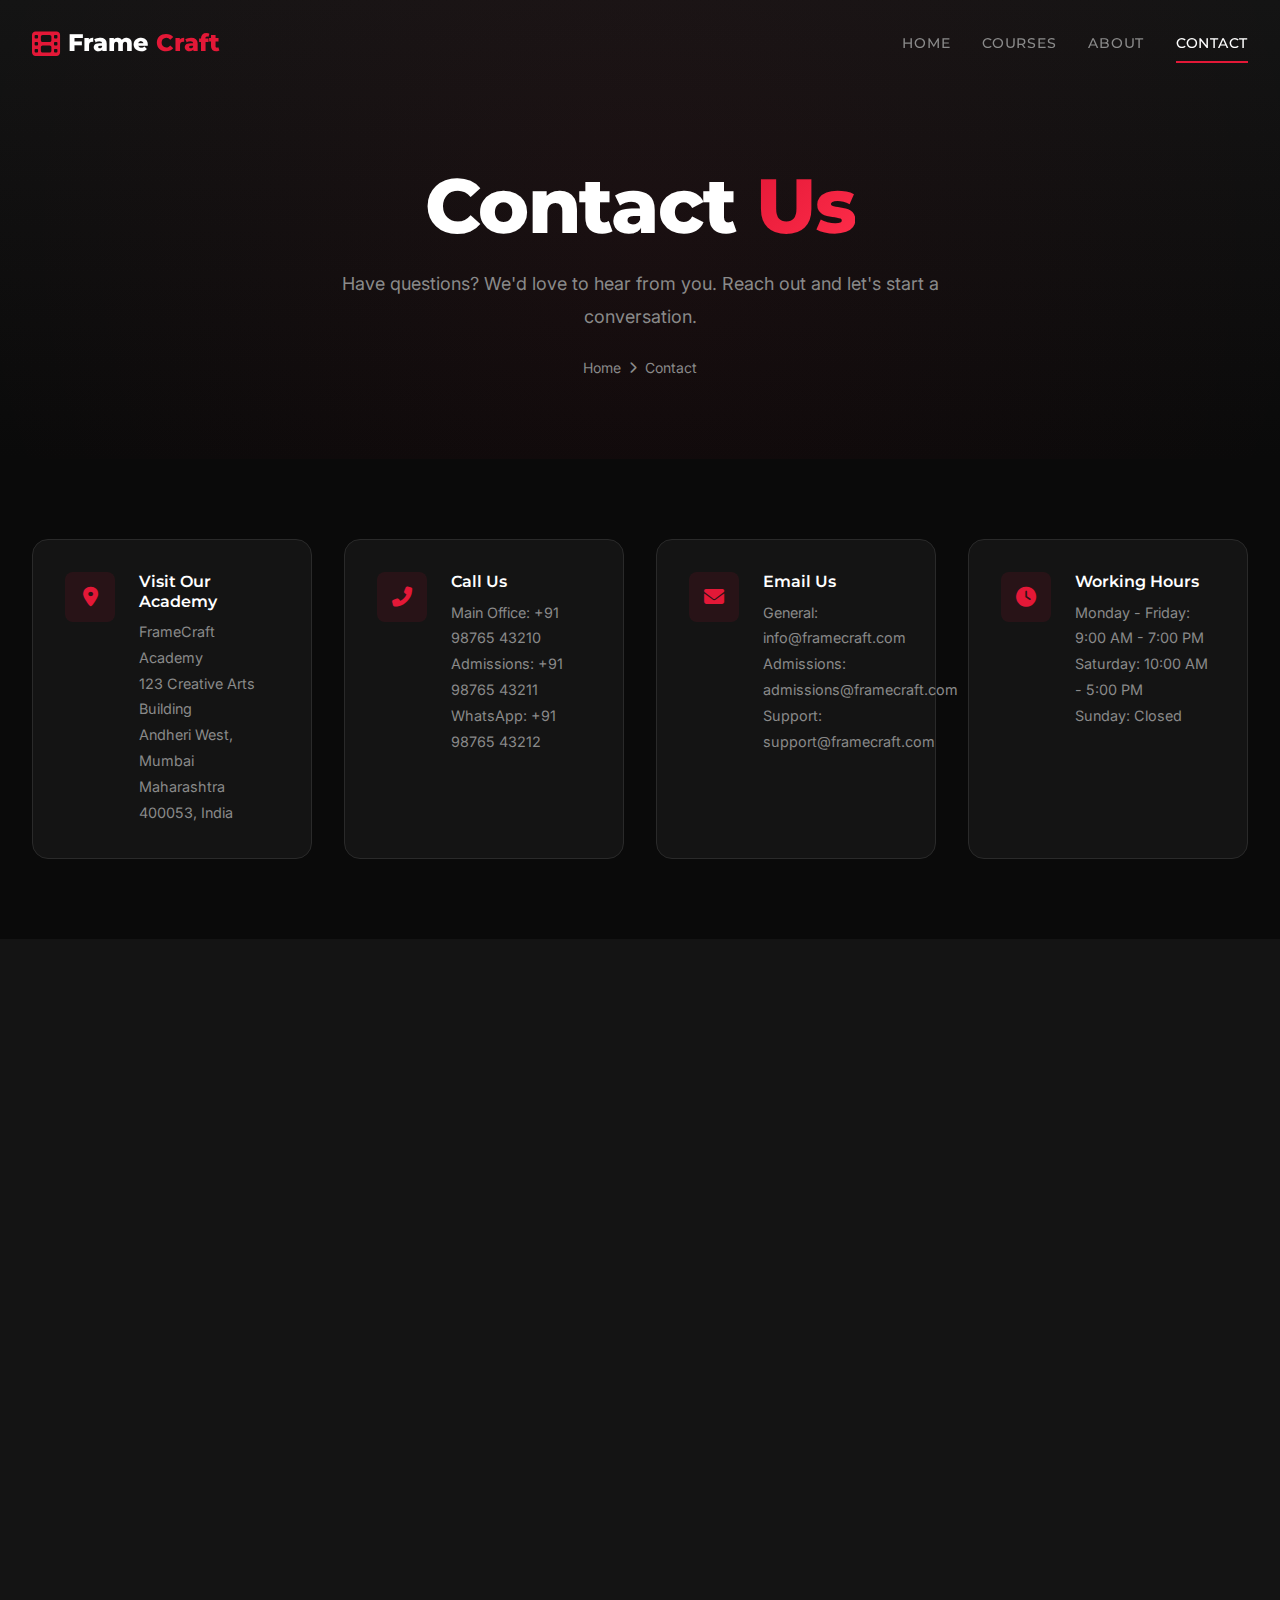
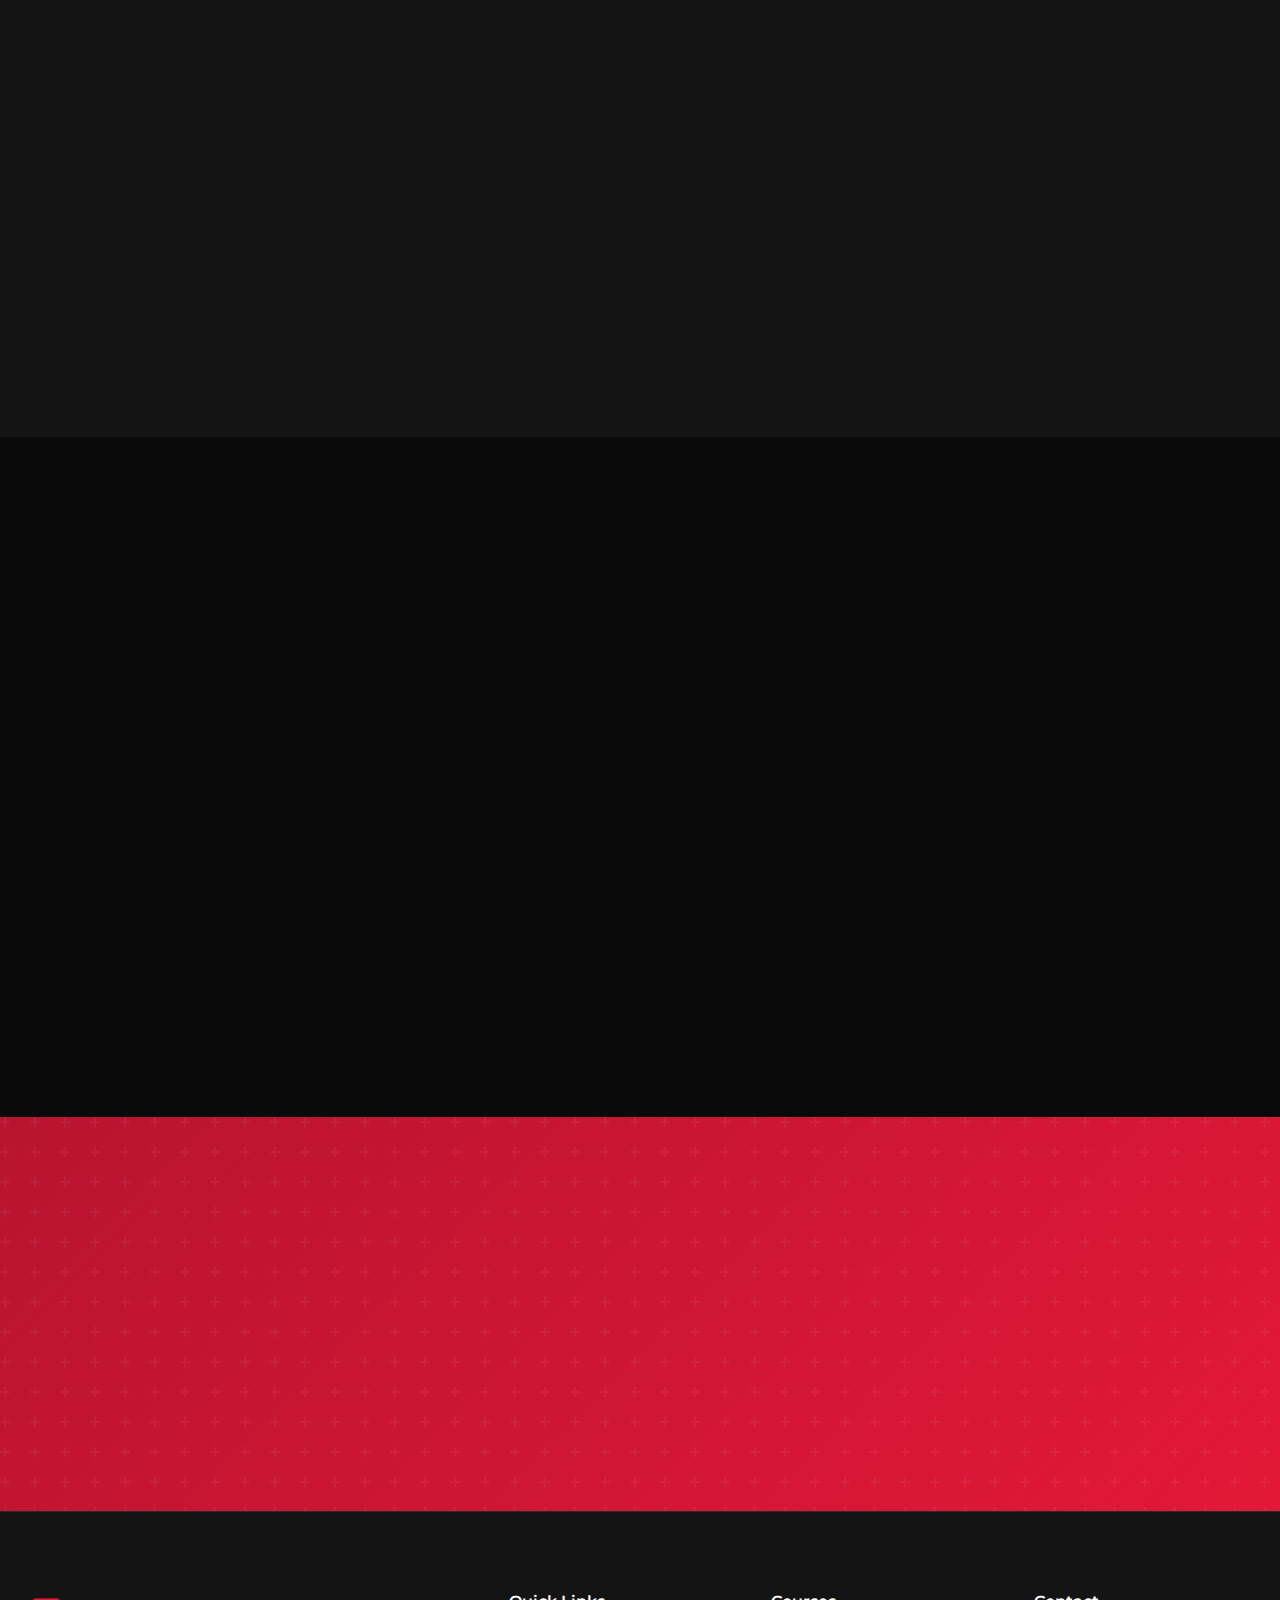
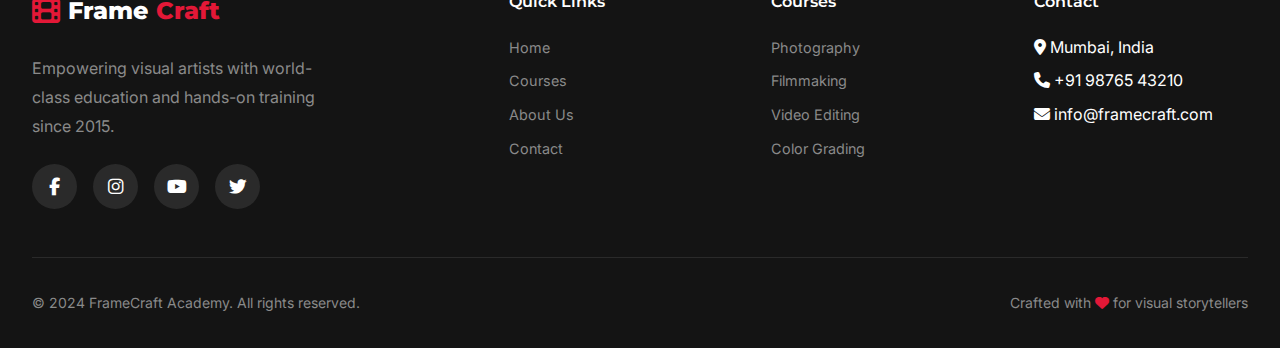
<file: contact.html>
<!DOCTYPE html>
<html lang="en">

<head>
    <meta charset="UTF-8">
    <meta name="viewport" content="width=device-width, initial-scale=1.0">
    <meta name="description"
        content="Get in touch with FrameCraft Academy. Contact us for course inquiries, admissions, or general questions about our photography and filmmaking programs.">
    <title>Contact Us | FrameCraft Academy</title>

    <!-- Font Awesome -->
    <link rel="stylesheet" href="https://cdnjs.cloudflare.com/ajax/libs/font-awesome/6.5.1/css/all.min.css">

    <!-- Custom CSS -->
    <link rel="stylesheet" href="css/style.css">
</head>

<body>
    <!-- Header -->
    <header class="header">
        <div class="container">
            <a href="index.html" class="logo">
                <i class="fas fa-film"></i>
                Frame<span>Craft</span>
            </a>

            <nav class="nav-menu">
                <a href="index.html">Home</a>
                <a href="courses.html">Courses</a>
                <a href="about.html">About</a>
                <a href="contact.html" class="active">Contact</a>
            </nav>

            <button class="nav-toggle" aria-label="Toggle navigation">
                <span></span>
                <span></span>
                <span></span>
            </button>
        </div>
    </header>

    <!-- Page Hero -->
    <section class="page-hero">
        <div class="container">
            <h1 class="reveal">Contact <span class="text-gradient">Us</span></h1>
            <p class="reveal">Have questions? We'd love to hear from you. Reach out and let's start a conversation.</p>
            <div class="breadcrumb reveal">
                <a href="index.html">Home</a>
                <i class="fas fa-chevron-right"></i>
                <span>Contact</span>
            </div>
        </div>
    </section>

    <!-- Contact Info Section -->
    <section class="section">
        <div class="container">
            <div class="contact-info-grid">
                <div class="contact-info-item reveal stagger-1">
                    <div class="icon">
                        <i class="fas fa-map-marker-alt"></i>
                    </div>
                    <div>
                        <h4>Visit Our Academy</h4>
                        <p>FrameCraft Academy<br>
                            123 Creative Arts Building<br>
                            Andheri West, Mumbai<br>
                            Maharashtra 400053, India</p>
                    </div>
                </div>

                <div class="contact-info-item reveal stagger-2">
                    <div class="icon">
                        <i class="fas fa-phone-alt"></i>
                    </div>
                    <div>
                        <h4>Call Us</h4>
                        <p>Main Office: +91 98765 43210<br>
                            Admissions: +91 98765 43211<br>
                            WhatsApp: +91 98765 43212</p>
                    </div>
                </div>

                <div class="contact-info-item reveal stagger-3">
                    <div class="icon">
                        <i class="fas fa-envelope"></i>
                    </div>
                    <div>
                        <h4>Email Us</h4>
                        <p>General: info@framecraft.com<br>
                            Admissions: admissions@framecraft.com<br>
                            Support: support@framecraft.com</p>
                    </div>
                </div>

                <div class="contact-info-item reveal stagger-4">
                    <div class="icon">
                        <i class="fas fa-clock"></i>
                    </div>
                    <div>
                        <h4>Working Hours</h4>
                        <p>Monday - Friday: 9:00 AM - 7:00 PM<br>
                            Saturday: 10:00 AM - 5:00 PM<br>
                            Sunday: Closed</p>
                    </div>
                </div>
            </div>
        </div>
    </section>

    <!-- Contact Form Section -->
    <section class="section" style="background: var(--color-black-light);">
        <div class="container">
            <div class="contact-wrapper">
                <!-- Contact Form -->
                <div class="contact-form-wrapper reveal-left">
                    <h3>Send Us a Message</h3>
                    <p style="margin-bottom: var(--spacing-lg);">Fill out the form below and we'll get back to you
                        within 24 hours.</p>

                    <form id="contact-form">
                        <div class="form-group">
                            <label for="name">Full Name *</label>
                            <input type="text" id="name" name="name" class="form-control"
                                placeholder="Enter your full name" required>
                        </div>

                        <div class="form-group">
                            <label for="email">Email Address *</label>
                            <input type="email" id="email" name="email" class="form-control"
                                placeholder="Enter your email address" required>
                        </div>

                        <div class="form-group">
                            <label for="phone">Phone Number *</label>
                            <input type="tel" id="phone" name="phone" class="form-control"
                                placeholder="Enter your phone number" required>
                        </div>

                        <div class="form-group">
                            <label for="subject">Subject *</label>
                            <select id="subject" name="subject" class="form-control" required>
                                <option value="">Select a subject</option>
                                <option value="course-inquiry">Course Inquiry</option>
                                <option value="admissions">Admissions</option>
                                <option value="partnerships">Corporate Partnerships</option>
                                <option value="feedback">Feedback</option>
                                <option value="other">Other</option>
                            </select>
                        </div>

                        <div class="form-group">
                            <label for="message">Your Message *</label>
                            <textarea id="message" name="message" class="form-control"
                                placeholder="Write your message here..." required></textarea>
                        </div>

                        <button type="submit" class="btn btn-primary">
                            <i class="fas fa-paper-plane"></i>
                            Send Message
                        </button>
                    </form>
                </div>

                <!-- Map & Social -->
                <div class="reveal-right">
                    <!-- Map Placeholder -->
                    <div class="map-placeholder mb-3">
                        <i class="fas fa-map-marked-alt"></i>
                    </div>

                    <!-- Social Media -->
                    <div
                        style="background: var(--color-black); padding: var(--spacing-lg); border-radius: var(--radius-lg); border: 1px solid var(--color-gray-dark);">
                        <h4 style="margin-bottom: var(--spacing-md);">Follow Us</h4>
                        <p style="margin-bottom: var(--spacing-md);">Stay connected and get inspired by our community's
                            creative work.</p>

                        <div style="display: flex; gap: var(--spacing-sm); flex-wrap: wrap;">
                            <a href="#" class="btn btn-outline-red"
                                style="flex: 1; min-width: 140px; justify-content: center;">
                                <i class="fab fa-facebook-f"></i>
                                Facebook
                            </a>
                            <a href="#" class="btn btn-outline-red"
                                style="flex: 1; min-width: 140px; justify-content: center;">
                                <i class="fab fa-instagram"></i>
                                Instagram
                            </a>
                        </div>
                        <div
                            style="display: flex; gap: var(--spacing-sm); flex-wrap: wrap; margin-top: var(--spacing-sm);">
                            <a href="#" class="btn btn-outline-red"
                                style="flex: 1; min-width: 140px; justify-content: center;">
                                <i class="fab fa-youtube"></i>
                                YouTube
                            </a>
                            <a href="#" class="btn btn-outline-red"
                                style="flex: 1; min-width: 140px; justify-content: center;">
                                <i class="fab fa-twitter"></i>
                                Twitter
                            </a>
                        </div>
                    </div>
                </div>
            </div>
        </div>
    </section>

    <!-- FAQ Preview -->
    <section class="section">
        <div class="container">
            <div class="section-header reveal">
                <span class="subtitle">FAQ</span>
                <h2>Frequently Asked Questions</h2>
            </div>

            <div class="features-grid" style="grid-template-columns: repeat(auto-fit, minmax(300px, 1fr));">
                <div class="feature-item reveal stagger-1" style="text-align: left;">
                    <div class="icon" style="margin: 0 0 var(--spacing-md) 0;">
                        <i class="fas fa-question"></i>
                    </div>
                    <h4>Do I need prior experience to enroll?</h4>
                    <p>Not at all! We offer courses for all levels, from complete beginners to advanced professionals.
                        Our Fundamentals courses are perfect for those just starting out.</p>
                </div>

                <div class="feature-item reveal stagger-2" style="text-align: left;">
                    <div class="icon" style="margin: 0 0 var(--spacing-md) 0;">
                        <i class="fas fa-camera"></i>
                    </div>
                    <h4>Do I need to bring my own equipment?</h4>
                    <p>While having your own camera is beneficial for practice at home, we provide all necessary
                        equipment during classes, including professional cameras, lenses, and lighting gear.</p>
                </div>

                <div class="feature-item reveal stagger-3" style="text-align: left;">
                    <div class="icon" style="margin: 0 0 var(--spacing-md) 0;">
                        <i class="fas fa-graduation-cap"></i>
                    </div>
                    <h4>Will I receive a certificate?</h4>
                    <p>Yes! Upon successful completion of any course, you'll receive an industry-recognized certificate
                        from FrameCraft Academy that you can add to your portfolio and resume.</p>
                </div>
            </div>
        </div>
    </section>

    <!-- CTA Section -->
    <section class="cta-section">
        <div class="container">
            <h2 class="reveal">Ready to Start Creating?</h2>
            <p class="reveal">Browse our courses and find the perfect program to kickstart your creative career.</p>
            <div class="reveal">
                <a href="courses.html" class="btn btn-secondary">
                    <i class="fas fa-graduation-cap"></i>
                    Explore Courses
                </a>
            </div>
        </div>
    </section>

    <!-- Footer -->
    <footer class="footer">
        <div class="container">
            <div class="footer-grid">
                <div class="footer-brand">
                    <a href="index.html" class="logo">
                        <i class="fas fa-film"></i>
                        Frame<span>Craft</span>
                    </a>
                    <p>Empowering visual artists with world-class education and hands-on training since 2015.</p>
                    <div class="footer-social">
                        <a href="#" aria-label="Facebook"><i class="fab fa-facebook-f"></i></a>
                        <a href="#" aria-label="Instagram"><i class="fab fa-instagram"></i></a>
                        <a href="#" aria-label="YouTube"><i class="fab fa-youtube"></i></a>
                        <a href="#" aria-label="Twitter"><i class="fab fa-twitter"></i></a>
                    </div>
                </div>

                <div class="footer-links">
                    <h4>Quick Links</h4>
                    <ul>
                        <li><a href="index.html">Home</a></li>
                        <li><a href="courses.html">Courses</a></li>
                        <li><a href="about.html">About Us</a></li>
                        <li><a href="contact.html">Contact</a></li>
                    </ul>
                </div>

                <div class="footer-links">
                    <h4>Courses</h4>
                    <ul>
                        <li><a href="courses.html">Photography</a></li>
                        <li><a href="courses.html">Filmmaking</a></li>
                        <li><a href="courses.html">Video Editing</a></li>
                        <li><a href="courses.html">Color Grading</a></li>
                    </ul>
                </div>

                <div class="footer-links">
                    <h4>Contact</h4>
                    <ul>
                        <li><i class="fas fa-map-marker-alt"></i> Mumbai, India</li>
                        <li><i class="fas fa-phone"></i> +91 98765 43210</li>
                        <li><i class="fas fa-envelope"></i> info@framecraft.com</li>
                    </ul>
                </div>
            </div>

            <div class="footer-bottom">
                <p>&copy; 2024 FrameCraft Academy. All rights reserved.</p>
                <p>Crafted with <i class="fas fa-heart text-red"></i> for visual storytellers</p>
            </div>
        </div>
    </footer>

    <!-- JavaScript -->
    <script src="js/main.js"></script>
</body>

</html>
</file>
<file: css/style.css>
/* ============================================
   Photography & Filmmaking Coaching Website
   CSS Design System
   ============================================ */

/* ==================== IMPORTS ==================== */
@import url('https://fonts.googleapis.com/css2?family=Montserrat:wght@400;500;600;700;800;900&family=Inter:wght@300;400;500;600&display=swap');

/* ==================== CSS VARIABLES ==================== */
:root {
    /* Colors */
    --color-black: #0a0a0a;
    --color-black-light: #141414;
    --color-black-lighter: #1a1a1a;
    --color-gray-dark: #2a2a2a;
    --color-gray: #4a4a4a;
    --color-gray-light: #8a8a8a;
    --color-white: #ffffff;
    --color-white-off: #f5f5f5;
    --color-red: #e31837;
    --color-red-dark: #b81430;
    --color-red-light: #ff2d4a;
    
    /* Typography */
    --font-heading: 'Montserrat', sans-serif;
    --font-body: 'Inter', sans-serif;
    
    /* Spacing */
    --spacing-xs: 0.5rem;
    --spacing-sm: 1rem;
    --spacing-md: 1.5rem;
    --spacing-lg: 2rem;
    --spacing-xl: 3rem;
    --spacing-xxl: 5rem;
    
    /* Border Radius */
    --radius-sm: 4px;
    --radius-md: 8px;
    --radius-lg: 16px;
    --radius-xl: 24px;
    
    /* Transitions */
    --transition-fast: 0.2s ease;
    --transition-normal: 0.3s ease;
    --transition-slow: 0.5s ease;
    --transition-slower: 0.8s ease;
    
    /* Shadows */
    --shadow-sm: 0 2px 10px rgba(0, 0, 0, 0.3);
    --shadow-md: 0 4px 20px rgba(0, 0, 0, 0.4);
    --shadow-lg: 0 8px 40px rgba(0, 0, 0, 0.5);
    --shadow-red: 0 4px 30px rgba(227, 24, 55, 0.3);
    
    /* Container */
    --container-max: 1400px;
    --container-padding: 2rem;
}

/* ==================== RESET & BASE ==================== */
*, *::before, *::after {
    margin: 0;
    padding: 0;
    box-sizing: border-box;
}

html {
    scroll-behavior: smooth;
    font-size: 16px;
}

body {
    font-family: var(--font-body);
    background-color: var(--color-black);
    color: var(--color-white);
    line-height: 1.6;
    overflow-x: hidden;
}

a {
    text-decoration: none;
    color: inherit;
    transition: color var(--transition-fast);
}

ul, ol {
    list-style: none;
}

img {
    max-width: 100%;
    height: auto;
    display: block;
}

button {
    font-family: inherit;
    cursor: pointer;
    border: none;
    outline: none;
}

input, textarea, select {
    font-family: inherit;
    outline: none;
}

/* ==================== TYPOGRAPHY ==================== */
h1, h2, h3, h4, h5, h6 {
    font-family: var(--font-heading);
    font-weight: 700;
    line-height: 1.2;
    color: var(--color-white);
}

h1 {
    font-size: clamp(2.5rem, 6vw, 5rem);
    font-weight: 800;
    letter-spacing: -0.02em;
}

h2 {
    font-size: clamp(2rem, 4vw, 3.5rem);
    font-weight: 700;
}

h3 {
    font-size: clamp(1.5rem, 3vw, 2rem);
    font-weight: 600;
}

h4 {
    font-size: clamp(1.25rem, 2vw, 1.5rem);
    font-weight: 600;
}

p {
    color: var(--color-gray-light);
    font-size: 1rem;
    line-height: 1.8;
}

.text-red {
    color: var(--color-red);
}

.text-gradient {
    background: linear-gradient(135deg, var(--color-red), var(--color-red-light));
    -webkit-background-clip: text;
    -webkit-text-fill-color: transparent;
    background-clip: text;
}

/* ==================== LAYOUT ==================== */
.container {
    max-width: var(--container-max);
    margin: 0 auto;
    padding: 0 var(--container-padding);
}

.section {
    padding: var(--spacing-xxl) 0;
}

.section-header {
    text-align: center;
    margin-bottom: var(--spacing-xl);
}

.section-header .subtitle {
    display: inline-block;
    color: var(--color-red);
    font-size: 0.875rem;
    font-weight: 600;
    text-transform: uppercase;
    letter-spacing: 0.15em;
    margin-bottom: var(--spacing-sm);
}

.section-header h2 {
    margin-bottom: var(--spacing-md);
}

.section-header p {
    max-width: 600px;
    margin: 0 auto;
}

/* ==================== BUTTONS ==================== */
.btn {
    display: inline-flex;
    align-items: center;
    justify-content: center;
    gap: var(--spacing-xs);
    padding: 1rem 2rem;
    font-family: var(--font-heading);
    font-size: 0.9rem;
    font-weight: 600;
    text-transform: uppercase;
    letter-spacing: 0.1em;
    border-radius: var(--radius-md);
    transition: all var(--transition-normal);
    position: relative;
    overflow: hidden;
}

.btn::before {
    content: '';
    position: absolute;
    top: 0;
    left: -100%;
    width: 100%;
    height: 100%;
    background: linear-gradient(90deg, transparent, rgba(255, 255, 255, 0.2), transparent);
    transition: left var(--transition-slow);
}

.btn:hover::before {
    left: 100%;
}

.btn-primary {
    background: linear-gradient(135deg, var(--color-red), var(--color-red-dark));
    color: var(--color-white);
    box-shadow: var(--shadow-red);
}

.btn-primary:hover {
    transform: translateY(-3px);
    box-shadow: 0 8px 40px rgba(227, 24, 55, 0.5);
}

.btn-secondary {
    background: transparent;
    color: var(--color-white);
    border: 2px solid var(--color-white);
}

.btn-secondary:hover {
    background: var(--color-white);
    color: var(--color-black);
    transform: translateY(-3px);
}

.btn-outline-red {
    background: transparent;
    color: var(--color-red);
    border: 2px solid var(--color-red);
}

.btn-outline-red:hover {
    background: var(--color-red);
    color: var(--color-white);
    transform: translateY(-3px);
}

/* ==================== HEADER & NAVIGATION ==================== */
.header {
    position: fixed;
    top: 0;
    left: 0;
    right: 0;
    z-index: 1000;
    padding: 1.5rem 0;
    transition: all var(--transition-normal);
}

.header.scrolled {
    background: rgba(10, 10, 10, 0.95);
    backdrop-filter: blur(20px);
    padding: 1rem 0;
    box-shadow: var(--shadow-md);
}

.header .container {
    display: flex;
    align-items: center;
    justify-content: space-between;
}

.logo {
    display: flex;
    align-items: center;
    gap: var(--spacing-xs);
    font-family: var(--font-heading);
    font-size: 1.5rem;
    font-weight: 800;
    color: var(--color-white);
}

.logo i {
    color: var(--color-red);
    font-size: 1.75rem;
}

.logo span {
    color: var(--color-red);
}

.nav-menu {
    display: flex;
    align-items: center;
    gap: var(--spacing-lg);
}

.nav-menu a {
    font-family: var(--font-heading);
    font-size: 0.9rem;
    font-weight: 500;
    text-transform: uppercase;
    letter-spacing: 0.05em;
    color: var(--color-gray-light);
    position: relative;
    padding: 0.5rem 0;
}

.nav-menu a::after {
    content: '';
    position: absolute;
    bottom: 0;
    left: 0;
    width: 0;
    height: 2px;
    background: var(--color-red);
    transition: width var(--transition-normal);
}

.nav-menu a:hover,
.nav-menu a.active {
    color: var(--color-white);
}

.nav-menu a:hover::after,
.nav-menu a.active::after {
    width: 100%;
}

.nav-toggle {
    display: none;
    flex-direction: column;
    gap: 6px;
    background: none;
    padding: 0.5rem;
}

.nav-toggle span {
    width: 28px;
    height: 2px;
    background: var(--color-white);
    transition: all var(--transition-normal);
}

.nav-toggle.active span:nth-child(1) {
    transform: rotate(45deg) translate(6px, 6px);
}

.nav-toggle.active span:nth-child(2) {
    opacity: 0;
}

.nav-toggle.active span:nth-child(3) {
    transform: rotate(-45deg) translate(6px, -6px);
}

/* ==================== HERO SECTION ==================== */
.hero {
    min-height: 100vh;
    display: flex;
    align-items: center;
    position: relative;
    overflow: hidden;
}

.hero-bg {
    position: absolute;
    top: 0;
    left: 0;
    width: 100%;
    height: 100%;
    z-index: -1;
}

.hero-bg img {
    width: 100%;
    height: 100%;
    object-fit: cover;
    opacity: 0.4;
}

.hero-bg::after {
    content: '';
    position: absolute;
    top: 0;
    left: 0;
    width: 100%;
    height: 100%;
    background: linear-gradient(
        180deg,
        rgba(10, 10, 10, 0.3) 0%,
        rgba(10, 10, 10, 0.7) 50%,
        rgba(10, 10, 10, 1) 100%
    );
}

.hero-content {
    position: relative;
    z-index: 1;
    max-width: 800px;
}

.hero-badge {
    display: inline-flex;
    align-items: center;
    gap: var(--spacing-xs);
    background: rgba(227, 24, 55, 0.1);
    border: 1px solid rgba(227, 24, 55, 0.3);
    padding: 0.5rem 1rem;
    border-radius: var(--radius-xl);
    font-size: 0.875rem;
    color: var(--color-red);
    margin-bottom: var(--spacing-md);
    animation: fadeInUp 0.8s ease forwards;
}

.hero h1 {
    margin-bottom: var(--spacing-md);
    animation: fadeInUp 0.8s ease 0.2s forwards;
    opacity: 0;
}

.hero p {
    font-size: 1.25rem;
    margin-bottom: var(--spacing-lg);
    animation: fadeInUp 0.8s ease 0.4s forwards;
    opacity: 0;
}

.hero-buttons {
    display: flex;
    gap: var(--spacing-md);
    flex-wrap: wrap;
    animation: fadeInUp 0.8s ease 0.6s forwards;
    opacity: 0;
}

.hero-scroll {
    position: absolute;
    bottom: 2rem;
    left: 50%;
    transform: translateX(-50%);
    display: flex;
    flex-direction: column;
    align-items: center;
    gap: var(--spacing-xs);
    color: var(--color-gray-light);
    font-size: 0.75rem;
    text-transform: uppercase;
    letter-spacing: 0.1em;
    animation: bounce 2s infinite;
}

.hero-scroll i {
    font-size: 1.5rem;
}

/* Page Hero (For inner pages) */
.page-hero {
    padding: 10rem 0 5rem;
    background: linear-gradient(180deg, var(--color-black-light), var(--color-black));
    text-align: center;
    position: relative;
    overflow: hidden;
}

.page-hero::before {
    content: '';
    position: absolute;
    top: -50%;
    left: -50%;
    width: 200%;
    height: 200%;
    background: radial-gradient(circle, rgba(227, 24, 55, 0.05) 0%, transparent 50%);
    animation: rotate 30s linear infinite;
}

.page-hero h1 {
    position: relative;
    z-index: 1;
    margin-bottom: var(--spacing-sm);
}

.page-hero p {
    position: relative;
    z-index: 1;
    font-size: 1.125rem;
    max-width: 600px;
    margin: 0 auto;
}

.breadcrumb {
    display: flex;
    align-items: center;
    justify-content: center;
    gap: var(--spacing-xs);
    margin-top: var(--spacing-md);
    font-size: 0.875rem;
    color: var(--color-gray-light);
}

.breadcrumb a:hover {
    color: var(--color-red);
}

.breadcrumb i {
    font-size: 0.75rem;
}

/* ==================== CARDS ==================== */
.card {
    background: var(--color-black-light);
    border-radius: var(--radius-lg);
    overflow: hidden;
    transition: all var(--transition-normal);
    border: 1px solid transparent;
}

.card:hover {
    transform: translateY(-10px);
    border-color: rgba(227, 24, 55, 0.3);
    box-shadow: var(--shadow-lg);
}

.card-image {
    position: relative;
    overflow: hidden;
    aspect-ratio: 16/10;
}

.card-image img {
    width: 100%;
    height: 100%;
    object-fit: cover;
    transition: transform var(--transition-slow);
}

.card:hover .card-image img {
    transform: scale(1.1);
}

.card-badge {
    position: absolute;
    top: var(--spacing-sm);
    left: var(--spacing-sm);
    background: var(--color-red);
    color: var(--color-white);
    padding: 0.25rem 0.75rem;
    border-radius: var(--radius-sm);
    font-size: 0.75rem;
    font-weight: 600;
    text-transform: uppercase;
}

.card-content {
    padding: var(--spacing-md);
}

.card-content h3 {
    margin-bottom: var(--spacing-xs);
    font-size: 1.25rem;
}

.card-content p {
    font-size: 0.9rem;
    margin-bottom: var(--spacing-md);
}

.card-meta {
    display: flex;
    gap: var(--spacing-md);
    margin-bottom: var(--spacing-md);
    padding-top: var(--spacing-md);
    border-top: 1px solid var(--color-gray-dark);
}

.card-meta span {
    display: flex;
    align-items: center;
    gap: var(--spacing-xs);
    font-size: 0.85rem;
    color: var(--color-gray-light);
}

.card-meta i {
    color: var(--color-red);
}

/* Course Card Specific */
.course-card .card-footer {
    display: flex;
    align-items: center;
    justify-content: space-between;
    padding-top: var(--spacing-md);
    border-top: 1px solid var(--color-gray-dark);
}

.course-card .price {
    font-family: var(--font-heading);
    font-size: 1.5rem;
    font-weight: 700;
    color: var(--color-red);
}

.course-card .price span {
    font-size: 0.875rem;
    color: var(--color-gray-light);
    font-weight: 400;
}

/* Instructor Card */
.instructor-card {
    text-align: center;
    padding: var(--spacing-lg);
}

.instructor-card .avatar {
    width: 150px;
    height: 150px;
    border-radius: 50%;
    margin: 0 auto var(--spacing-md);
    overflow: hidden;
    border: 4px solid var(--color-red);
    transition: transform var(--transition-normal);
}

.instructor-card:hover .avatar {
    transform: scale(1.05);
}

.instructor-card .avatar img {
    width: 100%;
    height: 100%;
    object-fit: cover;
}

.instructor-card h4 {
    margin-bottom: var(--spacing-xs);
}

.instructor-card .role {
    color: var(--color-red);
    font-size: 0.9rem;
    font-weight: 500;
    margin-bottom: var(--spacing-sm);
}

.instructor-card .social-links {
    display: flex;
    justify-content: center;
    gap: var(--spacing-sm);
    margin-top: var(--spacing-md);
}

.instructor-card .social-links a {
    width: 40px;
    height: 40px;
    display: flex;
    align-items: center;
    justify-content: center;
    background: var(--color-gray-dark);
    border-radius: 50%;
    color: var(--color-white);
    transition: all var(--transition-normal);
}

.instructor-card .social-links a:hover {
    background: var(--color-red);
    transform: translateY(-3px);
}

/* ==================== FEATURES / STATS ==================== */
.features-grid {
    display: grid;
    grid-template-columns: repeat(auto-fit, minmax(250px, 1fr));
    gap: var(--spacing-lg);
}

.feature-item {
    text-align: center;
    padding: var(--spacing-lg);
    background: var(--color-black-light);
    border-radius: var(--radius-lg);
    border: 1px solid var(--color-gray-dark);
    transition: all var(--transition-normal);
}

.feature-item:hover {
    border-color: var(--color-red);
    transform: translateY(-5px);
}

.feature-item .icon {
    width: 70px;
    height: 70px;
    margin: 0 auto var(--spacing-md);
    display: flex;
    align-items: center;
    justify-content: center;
    background: linear-gradient(135deg, rgba(227, 24, 55, 0.2), rgba(227, 24, 55, 0.05));
    border-radius: var(--radius-lg);
    font-size: 1.75rem;
    color: var(--color-red);
}

.feature-item h4 {
    margin-bottom: var(--spacing-xs);
}

.stats-grid {
    display: grid;
    grid-template-columns: repeat(auto-fit, minmax(200px, 1fr));
    gap: var(--spacing-lg);
}

.stat-item {
    text-align: center;
    padding: var(--spacing-lg);
}

.stat-item .number {
    font-family: var(--font-heading);
    font-size: 3.5rem;
    font-weight: 800;
    color: var(--color-red);
    line-height: 1;
    margin-bottom: var(--spacing-xs);
}

.stat-item p {
    font-size: 1rem;
    color: var(--color-gray-light);
}

/* ==================== TESTIMONIALS ==================== */
.testimonials-slider {
    max-width: 900px;
    margin: 0 auto;
    position: relative;
}

.testimonial-card {
    text-align: center;
    padding: var(--spacing-xl);
    background: var(--color-black-light);
    border-radius: var(--radius-lg);
    border: 1px solid var(--color-gray-dark);
}

.testimonial-card .quote-icon {
    font-size: 3rem;
    color: var(--color-red);
    opacity: 0.3;
    margin-bottom: var(--spacing-md);
}

.testimonial-card blockquote {
    font-size: 1.25rem;
    font-style: italic;
    color: var(--color-white-off);
    margin-bottom: var(--spacing-lg);
    line-height: 1.8;
}

.testimonial-card .author {
    display: flex;
    align-items: center;
    justify-content: center;
    gap: var(--spacing-md);
}

.testimonial-card .author img {
    width: 60px;
    height: 60px;
    border-radius: 50%;
    object-fit: cover;
}

.testimonial-card .author-info h5 {
    font-size: 1rem;
    margin-bottom: 0.25rem;
}

.testimonial-card .author-info span {
    font-size: 0.875rem;
    color: var(--color-gray-light);
}

/* ==================== FORMS ==================== */
.form-group {
    margin-bottom: var(--spacing-md);
}

.form-group label {
    display: block;
    font-size: 0.9rem;
    font-weight: 500;
    margin-bottom: var(--spacing-xs);
    color: var(--color-white);
}

.form-control {
    width: 100%;
    padding: 1rem 1.25rem;
    background: var(--color-black-light);
    border: 2px solid var(--color-gray-dark);
    border-radius: var(--radius-md);
    color: var(--color-white);
    font-size: 1rem;
    transition: all var(--transition-normal);
}

.form-control:focus {
    border-color: var(--color-red);
    box-shadow: 0 0 0 4px rgba(227, 24, 55, 0.1);
}

.form-control::placeholder {
    color: var(--color-gray);
}

textarea.form-control {
    min-height: 150px;
    resize: vertical;
}

/* ==================== CONTACT INFO ==================== */
.contact-info-grid {
    display: grid;
    grid-template-columns: repeat(auto-fit, minmax(250px, 1fr));
    gap: var(--spacing-lg);
}

.contact-info-item {
    display: flex;
    align-items: flex-start;
    gap: var(--spacing-md);
    padding: var(--spacing-lg);
    background: var(--color-black-light);
    border-radius: var(--radius-lg);
    border: 1px solid var(--color-gray-dark);
    transition: all var(--transition-normal);
}

.contact-info-item:hover {
    border-color: var(--color-red);
    transform: translateY(-5px);
}

.contact-info-item .icon {
    width: 50px;
    height: 50px;
    display: flex;
    align-items: center;
    justify-content: center;
    background: rgba(227, 24, 55, 0.1);
    border-radius: var(--radius-md);
    font-size: 1.25rem;
    color: var(--color-red);
    flex-shrink: 0;
}

.contact-info-item h4 {
    font-size: 1rem;
    margin-bottom: var(--spacing-xs);
}

.contact-info-item p {
    font-size: 0.9rem;
}

/* ==================== FOOTER ==================== */
.footer {
    background: var(--color-black-light);
    padding: var(--spacing-xxl) 0 var(--spacing-lg);
    border-top: 1px solid var(--color-gray-dark);
}

.footer-grid {
    display: grid;
    grid-template-columns: 2fr repeat(3, 1fr);
    gap: var(--spacing-xl);
    margin-bottom: var(--spacing-xl);
}

.footer-brand p {
    margin: var(--spacing-md) 0;
    max-width: 300px;
}

.footer-social {
    display: flex;
    gap: var(--spacing-sm);
}

.footer-social a {
    width: 45px;
    height: 45px;
    display: flex;
    align-items: center;
    justify-content: center;
    background: var(--color-gray-dark);
    border-radius: 50%;
    color: var(--color-white);
    font-size: 1.1rem;
    transition: all var(--transition-normal);
}

.footer-social a:hover {
    background: var(--color-red);
    transform: translateY(-3px);
}

.footer-links h4 {
    font-size: 1rem;
    margin-bottom: var(--spacing-md);
    color: var(--color-white);
}

.footer-links ul li {
    margin-bottom: var(--spacing-xs);
}

.footer-links ul a {
    color: var(--color-gray-light);
    font-size: 0.9rem;
    transition: all var(--transition-normal);
}

.footer-links ul a:hover {
    color: var(--color-red);
    padding-left: 5px;
}

.footer-bottom {
    padding-top: var(--spacing-lg);
    border-top: 1px solid var(--color-gray-dark);
    display: flex;
    justify-content: space-between;
    align-items: center;
    flex-wrap: wrap;
    gap: var(--spacing-md);
}

.footer-bottom p {
    font-size: 0.875rem;
}

/* ==================== CTA SECTION ==================== */
.cta-section {
    background: linear-gradient(135deg, var(--color-red-dark), var(--color-red));
    padding: var(--spacing-xxl) 0;
    text-align: center;
    position: relative;
    overflow: hidden;
}

.cta-section::before {
    content: '';
    position: absolute;
    top: 0;
    left: 0;
    width: 100%;
    height: 100%;
    background: url("data:image/svg+xml,%3Csvg width='60' height='60' viewBox='0 0 60 60' xmlns='http://www.w3.org/2000/svg'%3E%3Cg fill='none' fill-rule='evenodd'%3E%3Cg fill='%23ffffff' fill-opacity='0.05'%3E%3Cpath d='M36 34v-4h-2v4h-4v2h4v4h2v-4h4v-2h-4zm0-30V0h-2v4h-4v2h4v4h2V6h4V4h-4zM6 34v-4H4v4H0v2h4v4h2v-4h4v-2H6zM6 4V0H4v4H0v2h4v4h2V6h4V4H6z'/%3E%3C/g%3E%3C/g%3E%3C/svg%3E");
}

.cta-section h2 {
    color: var(--color-white);
    margin-bottom: var(--spacing-md);
    position: relative;
}

.cta-section p {
    color: rgba(255, 255, 255, 0.9);
    margin-bottom: var(--spacing-lg);
    position: relative;
    max-width: 600px;
    margin-left: auto;
    margin-right: auto;
}

.cta-section .btn {
    position: relative;
}

.cta-section .btn-secondary {
    background: var(--color-white);
    color: var(--color-red);
    border-color: var(--color-white);
}

.cta-section .btn-secondary:hover {
    background: transparent;
    color: var(--color-white);
}

/* ==================== COURSE FILTERS ==================== */
.course-filters {
    display: flex;
    justify-content: center;
    gap: var(--spacing-sm);
    margin-bottom: var(--spacing-xl);
    flex-wrap: wrap;
}

.filter-btn {
    padding: 0.75rem 1.5rem;
    background: var(--color-black-light);
    border: 2px solid var(--color-gray-dark);
    color: var(--color-gray-light);
    font-family: var(--font-heading);
    font-size: 0.85rem;
    font-weight: 600;
    text-transform: uppercase;
    letter-spacing: 0.05em;
    border-radius: var(--radius-md);
    transition: all var(--transition-normal);
}

.filter-btn:hover,
.filter-btn.active {
    border-color: var(--color-red);
    color: var(--color-white);
    background: rgba(227, 24, 55, 0.1);
}

/* ==================== COURSES GRID ==================== */
.courses-grid {
    display: grid;
    grid-template-columns: repeat(auto-fill, minmax(350px, 1fr));
    gap: var(--spacing-lg);
}

/* ==================== ABOUT PAGE SPECIFIC ==================== */
.about-content {
    display: grid;
    grid-template-columns: 1fr 1fr;
    gap: var(--spacing-xxl);
    align-items: center;
}

.about-image {
    position: relative;
}

.about-image img {
    border-radius: var(--radius-lg);
}

.about-image::before {
    content: '';
    position: absolute;
    top: -20px;
    left: -20px;
    width: 100%;
    height: 100%;
    border: 3px solid var(--color-red);
    border-radius: var(--radius-lg);
    z-index: -1;
}

.about-text h3 {
    margin-bottom: var(--spacing-md);
}

.about-text p {
    margin-bottom: var(--spacing-md);
}

.mission-vision {
    display: grid;
    grid-template-columns: 1fr 1fr;
    gap: var(--spacing-xl);
}

.mv-card {
    padding: var(--spacing-xl);
    background: var(--color-black-light);
    border-radius: var(--radius-lg);
    border-left: 4px solid var(--color-red);
}

.mv-card h3 {
    display: flex;
    align-items: center;
    gap: var(--spacing-sm);
    margin-bottom: var(--spacing-md);
}

.mv-card h3 i {
    color: var(--color-red);
}

.instructors-grid {
    display: grid;
    grid-template-columns: repeat(auto-fit, minmax(280px, 1fr));
    gap: var(--spacing-lg);
}

/* ==================== CONTACT PAGE SPECIFIC ==================== */
.contact-wrapper {
    display: grid;
    grid-template-columns: 1fr 1fr;
    gap: var(--spacing-xl);
}

.contact-form-wrapper {
    background: var(--color-black-light);
    padding: var(--spacing-xl);
    border-radius: var(--radius-lg);
    border: 1px solid var(--color-gray-dark);
}

.contact-form-wrapper h3 {
    margin-bottom: var(--spacing-lg);
}

.map-placeholder {
    background: var(--color-black-light);
    border-radius: var(--radius-lg);
    overflow: hidden;
    aspect-ratio: 16/9;
    display: flex;
    align-items: center;
    justify-content: center;
    border: 1px solid var(--color-gray-dark);
}

.map-placeholder i {
    font-size: 4rem;
    color: var(--color-gray);
}

/* ==================== ANIMATIONS ==================== */
@keyframes fadeInUp {
    from {
        opacity: 0;
        transform: translateY(30px);
    }
    to {
        opacity: 1;
        transform: translateY(0);
    }
}

@keyframes fadeInDown {
    from {
        opacity: 0;
        transform: translateY(-30px);
    }
    to {
        opacity: 1;
        transform: translateY(0);
    }
}

@keyframes fadeInLeft {
    from {
        opacity: 0;
        transform: translateX(-30px);
    }
    to {
        opacity: 1;
        transform: translateX(0);
    }
}

@keyframes fadeInRight {
    from {
        opacity: 0;
        transform: translateX(30px);
    }
    to {
        opacity: 1;
        transform: translateX(0);
    }
}

@keyframes scaleIn {
    from {
        opacity: 0;
        transform: scale(0.9);
    }
    to {
        opacity: 1;
        transform: scale(1);
    }
}

@keyframes bounce {
    0%, 20%, 50%, 80%, 100% {
        transform: translateX(-50%) translateY(0);
    }
    40% {
        transform: translateX(-50%) translateY(-10px);
    }
    60% {
        transform: translateX(-50%) translateY(-5px);
    }
}

@keyframes rotate {
    from {
        transform: rotate(0deg);
    }
    to {
        transform: rotate(360deg);
    }
}

@keyframes pulse {
    0%, 100% {
        transform: scale(1);
    }
    50% {
        transform: scale(1.05);
    }
}

/* Reveal animations for scroll */
.reveal {
    opacity: 0;
    transform: translateY(50px);
    transition: all var(--transition-slower);
}

.reveal.active {
    opacity: 1;
    transform: translateY(0);
}

.reveal-left {
    opacity: 0;
    transform: translateX(-50px);
    transition: all var(--transition-slower);
}

.reveal-left.active {
    opacity: 1;
    transform: translateX(0);
}

.reveal-right {
    opacity: 0;
    transform: translateX(50px);
    transition: all var(--transition-slower);
}

.reveal-right.active {
    opacity: 1;
    transform: translateX(0);
}

.reveal-scale {
    opacity: 0;
    transform: scale(0.8);
    transition: all var(--transition-slower);
}

.reveal-scale.active {
    opacity: 1;
    transform: scale(1);
}

/* Staggered animation delays */
.stagger-1 { transition-delay: 0.1s; }
.stagger-2 { transition-delay: 0.2s; }
.stagger-3 { transition-delay: 0.3s; }
.stagger-4 { transition-delay: 0.4s; }
.stagger-5 { transition-delay: 0.5s; }
.stagger-6 { transition-delay: 0.6s; }

/* ==================== RESPONSIVE DESIGN ==================== */

/* Tablet */
@media (max-width: 1024px) {
    :root {
        --container-padding: 1.5rem;
    }
    
    .footer-grid {
        grid-template-columns: 1fr 1fr;
    }
    
    .about-content {
        grid-template-columns: 1fr;
    }
    
    .mission-vision {
        grid-template-columns: 1fr;
    }
    
    .contact-wrapper {
        grid-template-columns: 1fr;
    }
}

/* Mobile Landscape */
@media (max-width: 768px) {
    html {
        font-size: 15px;
    }
    
    .nav-menu {
        position: fixed;
        top: 0;
        right: -100%;
        width: 80%;
        max-width: 400px;
        height: 100vh;
        background: var(--color-black-light);
        flex-direction: column;
        justify-content: center;
        gap: var(--spacing-lg);
        transition: right var(--transition-normal);
        box-shadow: var(--shadow-lg);
    }
    
    .nav-menu.active {
        right: 0;
    }
    
    .nav-menu a {
        font-size: 1.1rem;
    }
    
    .nav-toggle {
        display: flex;
        z-index: 1001;
    }
    
    .hero-buttons {
        flex-direction: column;
        align-items: flex-start;
    }
    
    .footer-grid {
        grid-template-columns: 1fr;
        text-align: center;
    }
    
    .footer-brand p {
        max-width: none;
    }
    
    .footer-social {
        justify-content: center;
    }
    
    .footer-bottom {
        flex-direction: column;
        text-align: center;
    }
    
    .courses-grid {
        grid-template-columns: 1fr;
    }
    
    .stats-grid {
        grid-template-columns: repeat(2, 1fr);
    }
}

/* Mobile Portrait */
@media (max-width: 480px) {
    html {
        font-size: 14px;
    }
    
    :root {
        --container-padding: 1rem;
        --spacing-xxl: 3rem;
    }
    
    .btn {
        padding: 0.875rem 1.5rem;
        font-size: 0.8rem;
    }
    
    .card-meta {
        flex-direction: column;
        gap: var(--spacing-xs);
    }
    
    .course-filters {
        gap: var(--spacing-xs);
    }
    
    .filter-btn {
        padding: 0.5rem 1rem;
        font-size: 0.75rem;
    }
    
    .features-grid {
        grid-template-columns: 1fr;
    }
    
    .stats-grid {
        grid-template-columns: 1fr;
    }
    
    .stat-item .number {
        font-size: 2.5rem;
    }
    
    .contact-info-grid {
        grid-template-columns: 1fr;
    }
}

/* ==================== UTILITY CLASSES ==================== */
.text-center { text-align: center; }
.text-left { text-align: left; }
.text-right { text-align: right; }

.mt-1 { margin-top: var(--spacing-sm); }
.mt-2 { margin-top: var(--spacing-md); }
.mt-3 { margin-top: var(--spacing-lg); }
.mt-4 { margin-top: var(--spacing-xl); }

.mb-1 { margin-bottom: var(--spacing-sm); }
.mb-2 { margin-bottom: var(--spacing-md); }
.mb-3 { margin-bottom: var(--spacing-lg); }
.mb-4 { margin-bottom: var(--spacing-xl); }

.pt-1 { padding-top: var(--spacing-sm); }
.pt-2 { padding-top: var(--spacing-md); }
.pt-3 { padding-top: var(--spacing-lg); }
.pt-4 { padding-top: var(--spacing-xl); }

.pb-1 { padding-bottom: var(--spacing-sm); }
.pb-2 { padding-bottom: var(--spacing-md); }
.pb-3 { padding-bottom: var(--spacing-lg); }
.pb-4 { padding-bottom: var(--spacing-xl); }

.d-flex { display: flex; }
.flex-wrap { flex-wrap: wrap; }
.align-center { align-items: center; }
.justify-center { justify-content: center; }
.justify-between { justify-content: space-between; }
.gap-1 { gap: var(--spacing-sm); }
.gap-2 { gap: var(--spacing-md); }
.gap-3 { gap: var(--spacing-lg); }

.hidden { display: none; }
.visible { display: block; }
</file>
